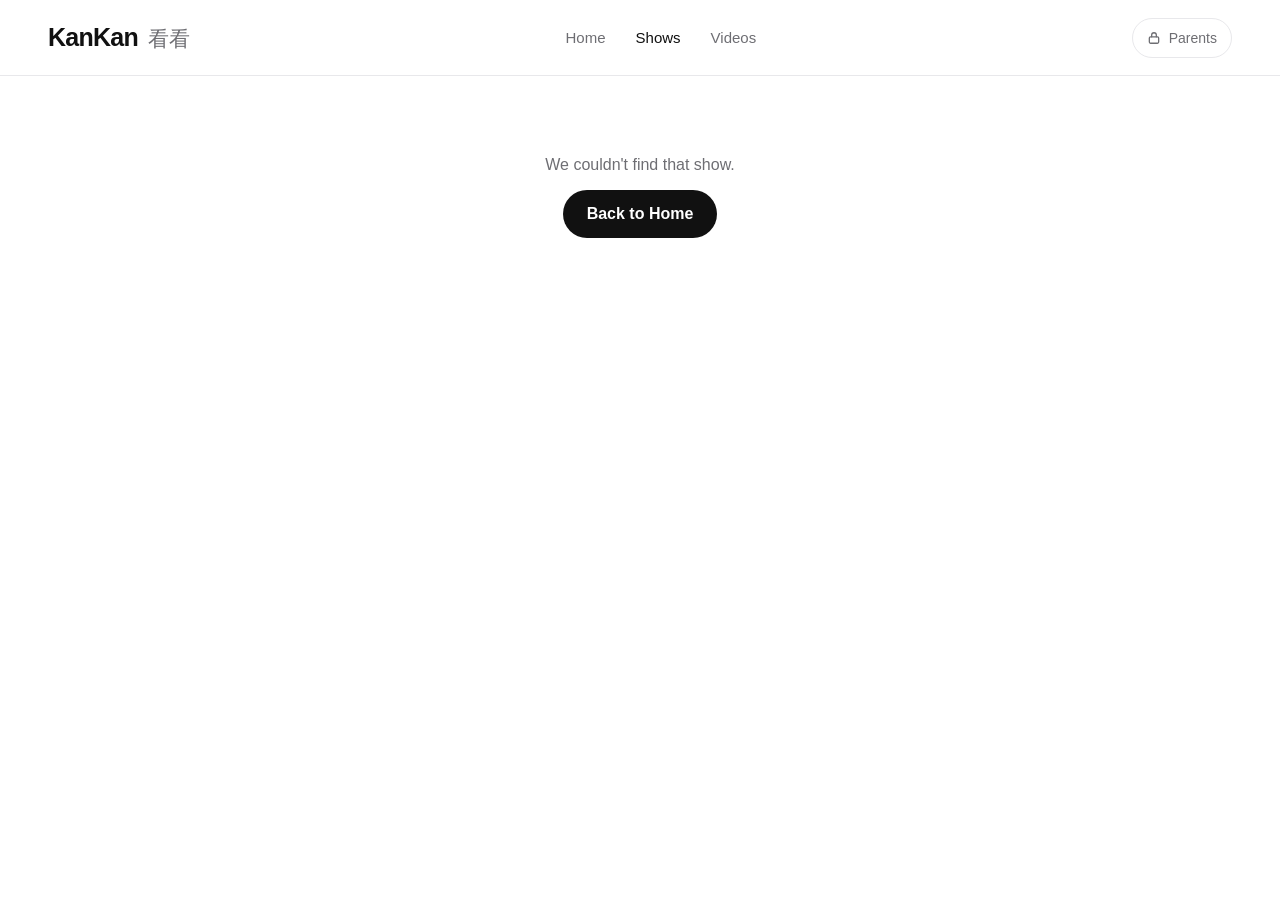
<file: show.html>
<!doctype html>
<html lang="en">
<head>
  <meta charset="utf-8">
  <meta name="viewport" content="width=device-width, initial-scale=1, viewport-fit=cover">
  <title>KanKan 看看</title>
  <meta name="theme-color" content="#FFFFFF">
  <link rel="icon" href="favicon.svg" type="image/svg+xml">
  <link rel="stylesheet" href="css/style.css">
</head>
<body>
  <header class="site-header"></header>
  <main id="show"></main>

  <script src="js/library.js"></script>
  <script src="js/app.js"></script>
  <script src="js/show.js"></script>
</body>
</html>
</file>
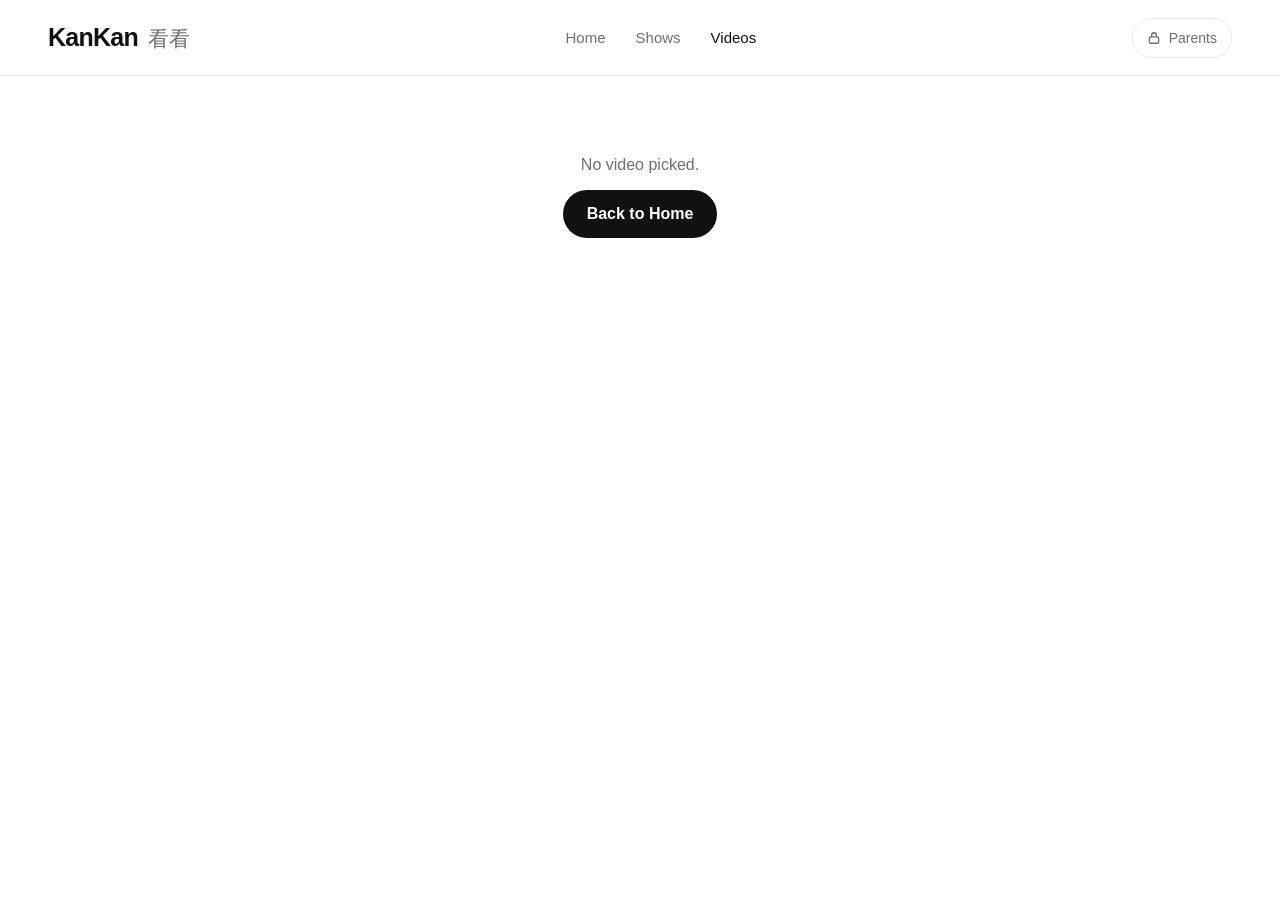
<file: watch.html>
<!doctype html>
<html lang="en">
<head>
  <meta charset="utf-8">
  <meta name="viewport" content="width=device-width, initial-scale=1, viewport-fit=cover">
  <title>KanKan 看看</title>
  <meta name="theme-color" content="#FFFFFF">
  <link rel="icon" href="favicon.svg" type="image/svg+xml">
  <link rel="stylesheet" href="css/style.css">
</head>
<body>
  <header class="site-header"></header>
  <main id="watch">
    <a class="back" id="back" href="index.html"></a>
    <div class="watch">
      <div class="watch-main">
        <div class="player-box">
          <div id="player"></div>
          <div class="blocked" id="blocked" hidden></div>
        </div>
        <div class="watch-info" id="info"></div>
      </div>
      <aside class="watch-side" id="side"></aside>
    </div>
  </main>

  <script src="js/library.js"></script>
  <script src="js/app.js"></script>
  <script src="js/watch.js"></script>
  <script src="https://www.youtube.com/iframe_api"></script>
</body>
</html>
</file>
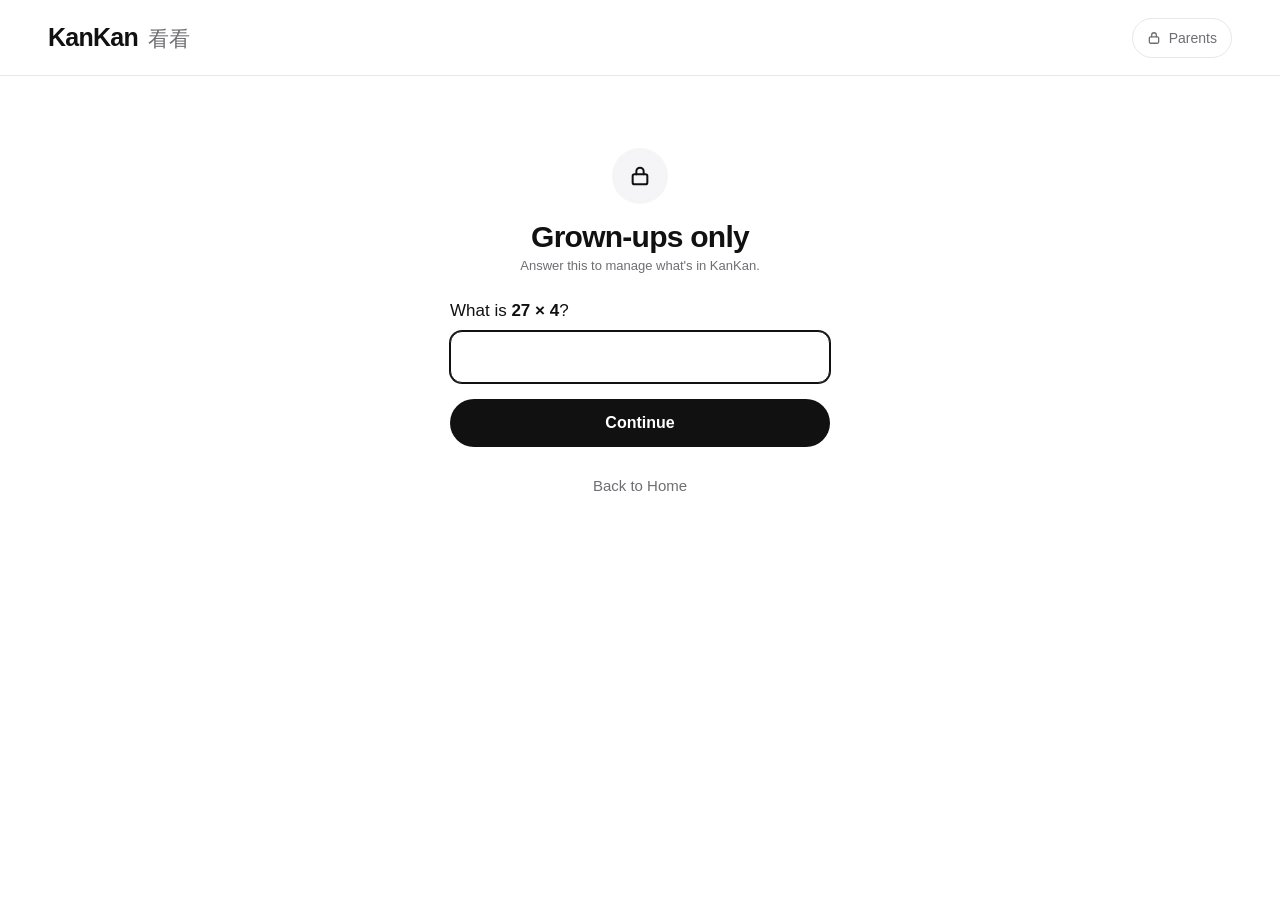
<file: public/parents.html>
<!doctype html>
<html lang="en">
<head>
  <meta charset="utf-8">
  <meta name="viewport" content="width=device-width, initial-scale=1, viewport-fit=cover">
  <title>Parents · KanKan 看看</title>
  <meta name="theme-color" content="#FFFFFF">
  <meta name="robots" content="noindex">
  <meta name="description" content="Shows and videos, picked by the family.">
  <link rel="icon" href="/favicon.ico" sizes="32x32">
  <link rel="icon" href="/favicon.svg" type="image/svg+xml">
  <link rel="apple-touch-icon" href="/apple-touch-icon.png">
  <link rel="manifest" href="/site.webmanifest">
  <meta name="mobile-web-app-capable" content="yes">
  <meta name="apple-mobile-web-app-capable" content="yes">
  <meta name="apple-mobile-web-app-title" content="KanKan">
  <meta name="apple-mobile-web-app-status-bar-style" content="default">
  <meta property="og:type" content="website">
  <meta property="og:site_name" content="KanKan 看看">
  <meta property="og:title" content="KanKan 看看">
  <meta property="og:description" content="Shows and videos, picked by the family.">
  <meta property="og:image" content="https://kankan.kasahkod.cc/og-image.png">
  <meta property="og:image:width" content="1200">
  <meta property="og:image:height" content="630">
  <meta name="twitter:card" content="summary_large_image">
  <link rel="stylesheet" href="css/style.css">
</head>
<body>
  <header class="site-header"></header>
  <main id="parents" class="parents-page"></main>
  <div class="toast" id="toast" role="status" aria-live="polite" hidden></div>

  <script src="js/app.js"></script>
  <script src="js/parents.js"></script>
</body>
</html>
</file>
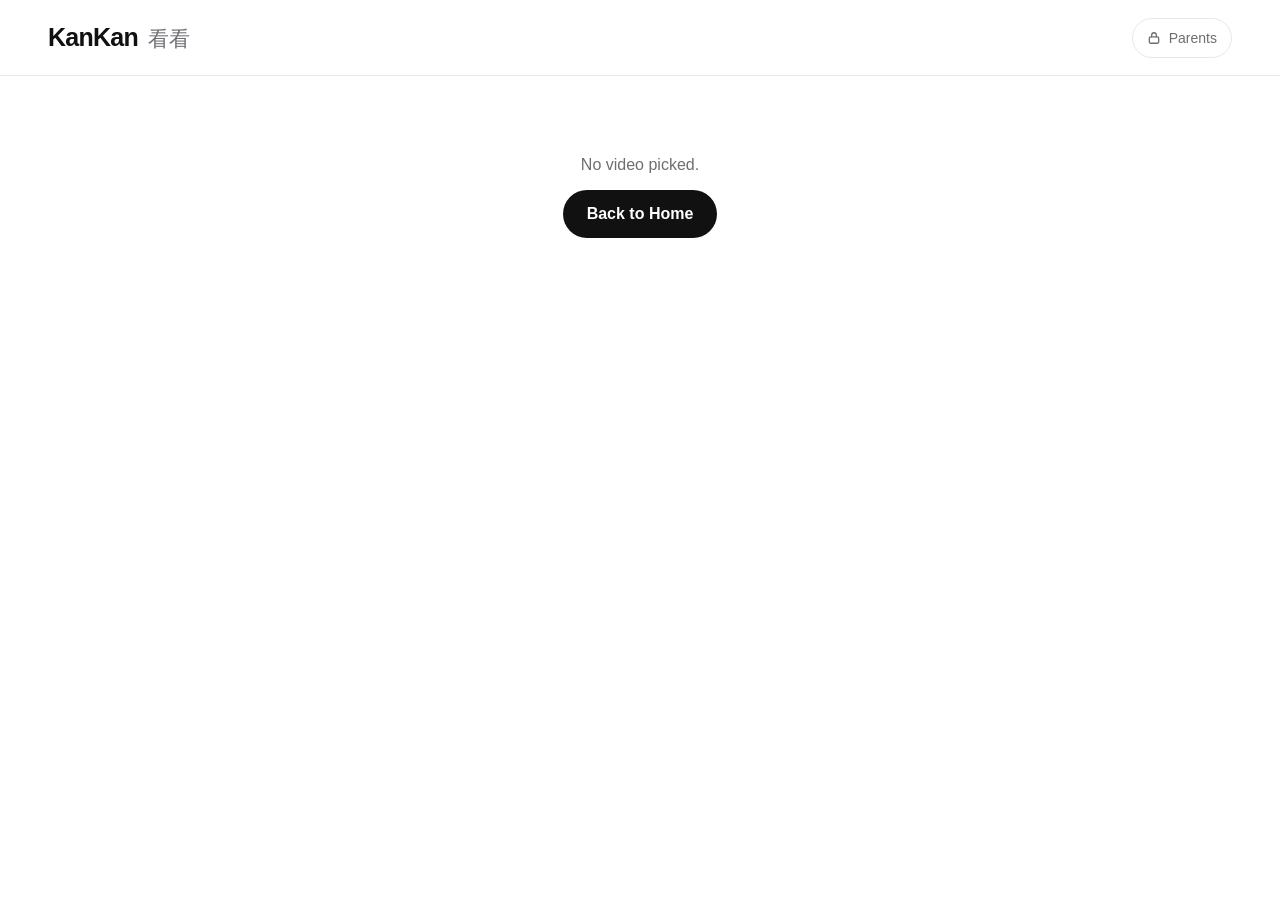
<file: public/watch.html>
<!doctype html>
<html lang="en">
<head>
  <meta charset="utf-8">
  <meta name="viewport" content="width=device-width, initial-scale=1, viewport-fit=cover">
  <title>KanKan 看看</title>
  <meta name="theme-color" content="#FFFFFF">
  <meta name="description" content="Shows and videos, picked by the family.">
  <link rel="icon" href="/favicon.ico" sizes="32x32">
  <link rel="icon" href="/favicon.svg" type="image/svg+xml">
  <link rel="apple-touch-icon" href="/apple-touch-icon.png">
  <link rel="manifest" href="/site.webmanifest">
  <meta name="mobile-web-app-capable" content="yes">
  <meta name="apple-mobile-web-app-capable" content="yes">
  <meta name="apple-mobile-web-app-title" content="KanKan">
  <meta name="apple-mobile-web-app-status-bar-style" content="default">
  <meta property="og:type" content="website">
  <meta property="og:site_name" content="KanKan 看看">
  <meta property="og:title" content="KanKan 看看">
  <meta property="og:description" content="Shows and videos, picked by the family.">
  <meta property="og:image" content="https://kankan.kasahkod.cc/og-image.png">
  <meta property="og:image:width" content="1200">
  <meta property="og:image:height" content="630">
  <meta name="twitter:card" content="summary_large_image">
  <link rel="stylesheet" href="css/style.css">
</head>
<body>
  <header class="site-header"></header>
  <main id="watch">
    <a class="back" id="back" href="index.html"></a>
    <div class="watch">
      <div class="watch-main">
        <div class="player-box">
          <div id="player"></div>
          <div class="blocked" id="blocked" hidden></div>
        </div>
        <div class="watch-info" id="info"></div>
      </div>
      <aside class="watch-side" id="side"></aside>
    </div>
  </main>

  <script src="js/app.js"></script>
  <script src="js/watch.js"></script>
  <script src="https://www.youtube.com/iframe_api"></script>
</body>
</html>
</file>
<file: css/style.css>
/* KanKan — follows DESIGN.md */

:root {
  --bg: #FFFFFF;
  --text: #111111;
  --muted: #6E6E73;
  --faint: #A1A1A6;
  --line: #E8E8EB;
  --divider: #EFEFF1;
  --surface: #F5F5F7;
  --track: #E2E2E6;
  --pad: 48px;
  --card-w: 300px;
  --gap: 20px;
  --font: -apple-system, "SF Pro Text", BlinkMacSystemFont, "Helvetica Neue", Arial, "PingFang SC", "Hiragino Sans GB", sans-serif;
}

* { box-sizing: border-box; margin: 0; padding: 0; }
html { -webkit-text-size-adjust: 100%; }
body {
  background: var(--bg);
  color: var(--text);
  font-family: var(--font);
  -webkit-font-smoothing: antialiased;
  min-height: 100vh;
}
a { color: inherit; text-decoration: none; }
button { font: inherit; color: inherit; background: none; border: 0; cursor: pointer; }
img { display: block; }
main { padding-bottom: 64px; }

/* ---------- Header ---------- */
.site-header {
  height: 76px;
  display: flex;
  align-items: center;
  justify-content: space-between;
  padding: 0 var(--pad);
  border-bottom: 1px solid var(--line);
  background: var(--bg);
  position: sticky;
  top: 0;
  z-index: 10;
}
.logo { display: flex; align-items: baseline; gap: 10px; }
.logo b { font-size: 25px; font-weight: 700; letter-spacing: -0.03em; }
.logo span { font-size: 21px; font-weight: 400; color: var(--muted); }
.nav { display: flex; gap: 30px; font-size: 15px; font-weight: 500; color: var(--muted); }
.nav a { padding: 10px 0; }
.nav a:hover, .nav a.on { color: var(--text); }
.parents {
  display: flex; align-items: center; gap: 8px;
  font-size: 14px; font-weight: 500; color: var(--muted);
  border: 1px solid var(--line); padding: 8px 14px; border-radius: 999px;
  min-height: 40px;
}
.parents:hover { color: var(--text); }

/* ---------- Shared bits ---------- */
.back {
  display: inline-flex; align-items: center; gap: 6px;
  font-size: 15px; font-weight: 500; color: var(--muted);
  margin: 20px var(--pad) 0; min-height: 44px;
}
.back:hover { color: var(--text); }
.label {
  font-size: 13px; font-weight: 600; letter-spacing: 0.08em;
  text-transform: uppercase; color: var(--muted);
}
.meta { font-size: 13px; color: var(--muted); margin-top: 4px; }
.btns { display: flex; flex-wrap: wrap; gap: 12px; margin-top: 24px; }
.btn {
  display: inline-flex; align-items: center; justify-content: center; gap: 9px;
  font-size: 16px; font-weight: 600; padding: 13px 24px; border-radius: 999px;
  min-height: 48px; transition: transform .15s ease, opacity .15s ease;
}
.btn:active { transform: scale(0.97); }
.btn-dark { background: var(--text); color: #fff; }
.btn-dark:hover { opacity: .88; }
.btn-outline { border: 1px solid #D9D9DE; color: var(--text); }
.btn-outline:hover { background: var(--surface); }
.btn-light { background: #fff; color: var(--text); }
.btn-light:hover { opacity: .92; }
.btn-glass { background: rgba(255,255,255,.22); color: #fff; -webkit-backdrop-filter: blur(8px); backdrop-filter: blur(8px); }
.btn-glass:hover { background: rgba(255,255,255,.32); }

.thumb { position: relative; aspect-ratio: 16 / 9; border-radius: 12px; overflow: hidden; background: var(--surface); }
.thumb img { width: 100%; height: 100%; object-fit: cover; transition: transform .25s ease; }

.track { height: 4px; border-radius: 2px; background: var(--track); overflow: hidden; }
.track > div { height: 100%; background: var(--text); border-radius: 2px; }

/* ---------- Home banner ---------- */
.hero {
  position: relative; display: block;
  margin: 28px var(--pad) 0; height: 470px;
  border-radius: 18px; overflow: hidden; background: var(--surface);
}
.hero > img { width: 100%; height: 100%; object-fit: cover; object-position: center 30%; }
.hero .shade { position: absolute; inset: 0; background: linear-gradient(90deg, rgba(0,0,0,.72) 0%, rgba(0,0,0,.35) 42%, rgba(0,0,0,0) 65%); }
.hero .text { position: absolute; left: 48px; bottom: 48px; right: 48px; max-width: 460px; color: #fff; }
.hero .label { color: rgba(255,255,255,.85); }
.hero h1 { font-size: 52px; font-weight: 700; letter-spacing: -0.035em; line-height: 1.05; margin: 8px 0 10px; }
.hero p { font-size: 16px; line-height: 1.45; opacity: .9; }

/* ---------- Rows of cards ---------- */
.row-section { margin-top: 44px; position: relative; }
.row-section h2 {
  font-size: 21px; font-weight: 650; letter-spacing: -0.015em;
  margin: 0 var(--pad) 16px; scroll-margin-top: 96px;
}
.row {
  display: flex; gap: var(--gap);
  overflow-x: auto; overscroll-behavior-x: contain;
  scroll-snap-type: x mandatory; scroll-padding: 0 var(--pad);
  padding: 8px var(--pad) 4px; margin-top: -8px;
  scrollbar-width: none;
}
.row::-webkit-scrollbar { display: none; }
.card { flex: 0 0 var(--card-w); scroll-snap-align: start; min-width: 0; }
.card .title {
  font-size: 15px; font-weight: 600; letter-spacing: -0.01em; margin-top: 11px;
  white-space: nowrap; overflow: hidden; text-overflow: ellipsis;
}
.card .track { margin-top: 10px; }
.card.show { position: relative; padding-top: 8px; margin-top: -8px; }
.card.show .stack { position: absolute; top: 0; left: 14px; right: 14px; height: 20px; border-radius: 10px 10px 0 0; background: var(--track); }
.card.show .title { font-size: 16px; }

/* Row arrows: only for mouse users */
.arrow {
  display: none; position: absolute; z-index: 2;
  top: calc(41px + var(--card-w) * 0.28125 - 22px); /* middle of the thumbnails */
  width: 44px; height: 44px; border-radius: 50%;
  background: #fff; box-shadow: 0 2px 10px rgba(0,0,0,.15);
  align-items: center; justify-content: center;
}
.arrow.left { left: 16px; }
.arrow.right { right: 16px; }
@media (hover: hover) {
  .card:hover .thumb img { transform: scale(1.04); }
  .row-section:hover .arrow.can { display: flex; }
}

/* ---------- Show page ---------- */
.show-hero {
  margin: 12px var(--pad) 0;
  display: flex; gap: 56px; align-items: center; justify-content: space-between;
}
.show-hero .text { flex: 1; max-width: 480px; }
.show-hero h1 { font-size: 56px; font-weight: 700; letter-spacing: -0.035em; line-height: 1.05; margin: 8px 0 12px; }
.show-hero p { font-size: 17px; line-height: 1.5; color: #3A3A3C; }
.show-hero .thumb { flex: 0 1 760px; border-radius: 18px; }

.episodes { margin: 40px var(--pad) 0; }
.episodes-head { display: flex; justify-content: space-between; align-items: baseline; gap: 16px; margin-bottom: 8px; }
.episodes-head h2 { font-size: 21px; font-weight: 650; letter-spacing: -0.015em; }
.ep {
  display: flex; align-items: center; gap: 24px;
  padding: 16px; border-top: 1px solid var(--divider); border-radius: 14px;
}
.ep:hover { background: var(--surface); }
.ep.now { background: var(--surface); border-top-color: transparent; }
.ep.now + .ep, .ep:hover + .ep { border-top-color: transparent; }
.ep .num { width: 32px; flex: none; font-size: 22px; font-weight: 600; color: var(--faint); text-align: center; }
.ep .thumb { width: 224px; flex: none; border-radius: 10px; }
.ep .info { flex: 1; min-width: 0; }
.ep .title { font-size: 17px; font-weight: 600; letter-spacing: -0.01em; }
.ep .state { display: flex; align-items: center; gap: 12px; margin-top: 10px; }
.ep .state:empty { display: none; }
.ep .state .track { width: 120px; }
.pill { font-size: 12px; font-weight: 600; color: var(--muted); background: #F0F0F2; padding: 3px 9px; border-radius: 999px; }

/* ---------- Watch screen ---------- */
.watch { display: flex; gap: 32px; margin: 12px var(--pad) 0; align-items: flex-start; }
.watch-main { flex: 1; min-width: 0; }
.player-box { position: relative; aspect-ratio: 16 / 9; border-radius: 14px; overflow: hidden; background: #000; }
.player-box iframe, .player-box #player { position: absolute; inset: 0; width: 100%; height: 100%; border: 0; }
.blocked {
  position: absolute; inset: 0; display: flex; flex-direction: column;
  align-items: center; justify-content: center; text-align: center; gap: 10px;
  padding: 24px; background: var(--surface); color: var(--text);
}
.blocked[hidden] { display: none; }
.blocked h2 { font-size: 22px; font-weight: 700; letter-spacing: -0.02em; }
.blocked p { color: var(--muted); max-width: 420px; line-height: 1.45; }
.blocked .btn { margin-top: 10px; }
.watch-info { margin-top: 20px; }
.watch-info h1 { font-size: 30px; font-weight: 700; letter-spacing: -0.025em; margin: 6px 0; }
.watch-info .meta a { text-decoration: underline; }
.watch-side { width: 360px; flex: none; }
.next-card { display: block; border: 1px solid var(--line); border-radius: 16px; padding: 16px; }
.next-card.ended { border-color: var(--text); box-shadow: 0 0 0 1px var(--text); }
.next-card .label { margin-bottom: 12px; }
.next-card .thumb { border-radius: 10px; }
.next-card .title { font-size: 17px; font-weight: 600; margin-top: 12px; }
.next-card .btn { width: 100%; margin-top: 14px; }
.side-list h3 { font-size: 15px; font-weight: 650; margin: 28px 0 12px; }
.up { display: flex; gap: 12px; align-items: center; margin-bottom: 14px; border-radius: 10px; }
.up:hover .title { text-decoration: underline; }
.up .thumb { width: 140px; flex: none; border-radius: 8px; }
.up .title { font-size: 14px; font-weight: 600; line-height: 1.3; }

.empty { margin: 80px var(--pad); text-align: center; color: var(--muted); }
.empty .btn { margin-top: 16px; }

/* ---------- iPad ---------- */
@media (max-width: 1100px) {
  :root { --pad: 32px; --card-w: 260px; }
  .hero { height: 400px; }
  .hero h1 { font-size: 44px; }
  .show-hero { gap: 32px; }
  .show-hero h1 { font-size: 44px; }
  .watch { flex-direction: column; align-items: stretch; }
  .watch-side { width: 100%; display: grid; grid-template-columns: 1fr 1fr; gap: 24px; }
  .side-list h3 { margin-top: 0; }
}

/* ---------- Phone ---------- */
@media (max-width: 720px) {
  :root { --pad: 16px; --card-w: 72vw; --gap: 12px; }
  .site-header { height: 60px; }
  .logo b { font-size: 22px; }
  .logo span { font-size: 18px; }
  .nav { display: none; }
  .parents { padding: 8px 12px; }
  .parents .word { display: none; }
  .hero { margin-top: 16px; height: auto; aspect-ratio: 4 / 5; max-height: 70vh; border-radius: 16px; }
  .hero > img { object-position: 60% center; }
  .hero .shade { background: linear-gradient(0deg, rgba(0,0,0,.78) 0%, rgba(0,0,0,.35) 50%, rgba(0,0,0,0) 75%); }
  .hero .text { left: 20px; right: 20px; bottom: 20px; }
  .hero h1 { font-size: 34px; }
  .hero p { font-size: 15px; }
  .btns { margin-top: 18px; }
  .btn { padding: 12px 18px; font-size: 15px; }
  .row-section { margin-top: 32px; }
  .row-section h2 { font-size: 19px; margin-bottom: 12px; }
  .back { margin-top: 8px; }
  .show-hero { flex-direction: column-reverse; align-items: stretch; gap: 20px; }
  .show-hero .thumb { flex: none; width: 100%; border-radius: 14px; }
  .show-hero h1 { font-size: 34px; }
  .show-hero p { font-size: 15px; }
  .episodes { margin-top: 32px; }
  .episodes-head .meta { display: none; }
  .ep { gap: 12px; padding: 12px 8px; }
  .ep .num { display: none; }
  .ep .thumb { width: 136px; border-radius: 8px; }
  .ep .title { font-size: 15px; }
  .ep .state { margin-top: 6px; }
  .ep .state .track { width: 72px; }
  .watch { margin-left: 0; margin-right: 0; gap: 20px; }
  .player-box { border-radius: 0; }
  .watch-info { margin: 16px var(--pad) 0; }
  .watch-info h1 { font-size: 22px; }
  .watch-side { display: block; padding: 0 var(--pad); }
  .side-list h3 { margin-top: 24px; }
  .up .thumb { width: 128px; }
}
</file>
<file: public/css/style.css>
/* KanKan — follows DESIGN.md */

:root {
  --bg: #FFFFFF;
  --text: #111111;
  --muted: #6E6E73;
  --faint: #A1A1A6;
  --line: #E8E8EB;
  --divider: #EFEFF1;
  --surface: #F5F5F7;
  --track: #E2E2E6;
  --pad: 48px;
  --card-w: 300px;
  --gap: 20px;
  --font: -apple-system, "SF Pro Text", BlinkMacSystemFont, "Helvetica Neue", Arial, "PingFang SC", "Hiragino Sans GB", sans-serif;
}

* { box-sizing: border-box; margin: 0; padding: 0; }
html { -webkit-text-size-adjust: 100%; }
body {
  background: var(--bg);
  color: var(--text);
  font-family: var(--font);
  -webkit-font-smoothing: antialiased;
  min-height: 100vh;
}
a { color: inherit; text-decoration: none; }
button { font: inherit; color: inherit; background: none; border: 0; cursor: pointer; }
img { display: block; }
main { padding-bottom: 64px; }

/* ---------- Header ---------- */
.site-header {
  height: 76px;
  display: flex;
  align-items: center;
  justify-content: space-between;
  padding: 0 var(--pad);
  border-bottom: 1px solid var(--line);
  background: var(--bg);
  position: sticky;
  top: 0;
  z-index: 10;
}
.logo { display: flex; align-items: baseline; gap: 10px; }
.logo b { font-size: 25px; font-weight: 700; letter-spacing: -0.03em; }
.logo span { font-size: 21px; font-weight: 400; color: var(--muted); }
.nav { display: flex; gap: 30px; font-size: 15px; font-weight: 500; color: var(--muted); }
.nav a { padding: 10px 0; }
.nav a:hover, .nav a.on { color: var(--text); }
.parents {
  display: flex; align-items: center; gap: 8px;
  font-size: 14px; font-weight: 500; color: var(--muted);
  border: 1px solid var(--line); padding: 8px 14px; border-radius: 999px;
  min-height: 40px;
}
.parents:hover { color: var(--text); }

/* ---------- Shared bits ---------- */
.back {
  display: inline-flex; align-items: center; gap: 6px;
  font-size: 15px; font-weight: 500; color: var(--muted);
  margin: 20px var(--pad) 0; min-height: 44px;
}
.back:hover { color: var(--text); }
.label {
  font-size: 13px; font-weight: 600; letter-spacing: 0.08em;
  text-transform: uppercase; color: var(--muted);
}
.meta { font-size: 13px; color: var(--muted); margin-top: 4px; }
.btns { display: flex; flex-wrap: wrap; gap: 12px; margin-top: 24px; }
.btn {
  display: inline-flex; align-items: center; justify-content: center; gap: 9px;
  font-size: 16px; font-weight: 600; padding: 13px 24px; border-radius: 999px;
  min-height: 48px; transition: transform .15s ease, opacity .15s ease;
}
.btn:active { transform: scale(0.97); }
.btn-dark { background: var(--text); color: #fff; }
.btn-dark:hover { opacity: .88; }
.btn-outline { border: 1px solid #D9D9DE; color: var(--text); }
.btn-outline:hover { background: var(--surface); }
.btn-light { background: #fff; color: var(--text); }
.btn-light:hover { opacity: .92; }
.btn-glass { background: rgba(255,255,255,.22); color: #fff; -webkit-backdrop-filter: blur(8px); backdrop-filter: blur(8px); }
.btn-glass:hover { background: rgba(255,255,255,.32); }

.thumb { position: relative; aspect-ratio: 16 / 9; border-radius: 12px; overflow: hidden; background: var(--surface); }
.thumb img { width: 100%; height: 100%; object-fit: cover; transition: transform .25s ease; }

.track { height: 4px; border-radius: 2px; background: var(--track); overflow: hidden; }
.track > div { height: 100%; background: var(--text); border-radius: 2px; }

/* ---------- Home banner ---------- */
.hero {
  position: relative; display: block;
  margin: 28px var(--pad) 0; height: 470px;
  border-radius: 18px; overflow: hidden; background: var(--surface);
}
.hero > img { width: 100%; height: 100%; object-fit: cover; object-position: center 30%; }
.hero .shade { position: absolute; inset: 0; background: linear-gradient(90deg, rgba(0,0,0,.72) 0%, rgba(0,0,0,.35) 42%, rgba(0,0,0,0) 65%); }
.hero .text { position: absolute; left: 48px; bottom: 48px; right: 48px; max-width: 460px; color: #fff; }
.hero .label { color: rgba(255,255,255,.85); }
.hero h1 { font-size: 52px; font-weight: 700; letter-spacing: -0.035em; line-height: 1.05; margin: 8px 0 10px; }
.hero p { font-size: 16px; line-height: 1.45; opacity: .9; }

/* ---------- Rows of cards ---------- */
.row-section { margin-top: 44px; position: relative; }
.row-section h2 {
  font-size: 21px; font-weight: 650; letter-spacing: -0.015em;
  margin: 0 var(--pad) 16px; scroll-margin-top: 96px;
}
.row {
  display: flex; gap: var(--gap);
  overflow-x: auto; overscroll-behavior-x: contain;
  scroll-snap-type: x mandatory; scroll-padding: 0 var(--pad);
  padding: 8px var(--pad) 4px; margin-top: -8px;
  scrollbar-width: none;
}
.row::-webkit-scrollbar { display: none; }
.card { flex: 0 0 var(--card-w); scroll-snap-align: start; min-width: 0; }
.card .title {
  font-size: 15px; font-weight: 600; letter-spacing: -0.01em; margin-top: 11px;
  white-space: nowrap; overflow: hidden; text-overflow: ellipsis;
}
.card .track { margin-top: 10px; }
.card.show { position: relative; padding-top: 8px; margin-top: -8px; }
.card.show .stack { position: absolute; top: 0; left: 14px; right: 14px; height: 20px; border-radius: 10px 10px 0 0; background: var(--track); }
.card.show .title { font-size: 16px; }

/* Row arrows: only for mouse users */
.arrow {
  display: none; position: absolute; z-index: 2;
  top: calc(41px + var(--card-w) * 0.28125 - 22px); /* middle of the thumbnails */
  width: 44px; height: 44px; border-radius: 50%;
  background: #fff; box-shadow: 0 2px 10px rgba(0,0,0,.15);
  align-items: center; justify-content: center;
}
.arrow.left { left: 16px; }
.arrow.right { right: 16px; }
@media (hover: hover) {
  .card:hover .thumb img { transform: scale(1.04); }
  .row-section:hover .arrow.can { display: flex; }
}

/* ---------- Show page ---------- */
.show-hero {
  margin: 12px var(--pad) 0;
  display: flex; gap: 56px; align-items: center; justify-content: space-between;
}
.show-hero .text { flex: 1; max-width: 480px; }
.show-hero h1 { font-size: 56px; font-weight: 700; letter-spacing: -0.035em; line-height: 1.05; margin: 8px 0 12px; }
.show-hero p { font-size: 17px; line-height: 1.5; color: #3A3A3C; }
.show-hero .thumb { flex: 0 1 760px; border-radius: 18px; }

.episodes { margin: 40px var(--pad) 0; }
.episodes-head { display: flex; justify-content: space-between; align-items: baseline; gap: 16px; margin-bottom: 8px; }
.episodes-head h2 { font-size: 21px; font-weight: 650; letter-spacing: -0.015em; }
.ep {
  display: flex; align-items: center; gap: 24px;
  padding: 16px; border-top: 1px solid var(--divider); border-radius: 14px;
}
.ep:hover { background: var(--surface); }
.ep.now { background: var(--surface); border-top-color: transparent; }
.ep.now + .ep, .ep:hover + .ep { border-top-color: transparent; }
.ep .num { width: 32px; flex: none; font-size: 22px; font-weight: 600; color: var(--faint); text-align: center; }
.ep .thumb { width: 224px; flex: none; border-radius: 10px; }
.ep .info { flex: 1; min-width: 0; }
.ep .title { font-size: 17px; font-weight: 600; letter-spacing: -0.01em; }
.ep .state { display: flex; align-items: center; gap: 12px; margin-top: 10px; }
.ep .state:empty { display: none; }
.ep .state .track { width: 120px; }
.pill { font-size: 12px; font-weight: 600; color: var(--muted); background: #F0F0F2; padding: 3px 9px; border-radius: 999px; }

/* ---------- Watch screen ---------- */
.watch { display: flex; gap: 32px; margin: 12px var(--pad) 0; align-items: flex-start; }
.watch-main { flex: 1; min-width: 0; }
.player-box { position: relative; aspect-ratio: 16 / 9; border-radius: 14px; overflow: hidden; background: #000; }
.player-box iframe, .player-box #player { position: absolute; inset: 0; width: 100%; height: 100%; border: 0; }
.blocked {
  position: absolute; inset: 0; display: flex; flex-direction: column;
  align-items: center; justify-content: center; text-align: center; gap: 10px;
  padding: 24px; background: var(--surface); color: var(--text);
}
.blocked[hidden] { display: none; }
.blocked h2 { font-size: 22px; font-weight: 700; letter-spacing: -0.02em; }
.blocked p { color: var(--muted); max-width: 420px; line-height: 1.45; }
.blocked .btn { margin-top: 10px; }
.watch-info { margin-top: 20px; }
.watch-info h1 { font-size: 30px; font-weight: 700; letter-spacing: -0.025em; margin: 6px 0; }
.watch-info .meta a { text-decoration: underline; }
.watch-side { width: 360px; flex: none; }
.next-card { display: block; border: 1px solid var(--line); border-radius: 16px; padding: 16px; }
.next-card.ended { border-color: var(--text); box-shadow: 0 0 0 1px var(--text); }
.next-card .label { margin-bottom: 12px; }
.next-card .thumb { border-radius: 10px; }
.next-card .title { font-size: 17px; font-weight: 600; margin-top: 12px; }
.next-card .btn { width: 100%; margin-top: 14px; }
.side-list h3 { font-size: 15px; font-weight: 650; margin: 28px 0 12px; }
.up { display: flex; gap: 12px; align-items: center; margin-bottom: 14px; border-radius: 10px; }
.up:hover .title { text-decoration: underline; }
.up .thumb { width: 140px; flex: none; border-radius: 8px; }
.up .title { font-size: 14px; font-weight: 600; line-height: 1.3; }

.empty { margin: 80px var(--pad); text-align: center; color: var(--muted); }
.empty .btn { margin-top: 16px; }

/* ---------- Parents area ---------- */
.parents-page { max-width: 880px; margin: 0 auto; padding: 0 var(--pad) 64px; }
.field {
  width: 100%; min-height: 48px; padding: 12px 14px;
  font: inherit; font-size: 16px; color: var(--text); background: #fff;
  border: 1px solid #D9D9DE; border-radius: 12px; outline: none;
}
.field:focus { border-color: var(--text); box-shadow: 0 0 0 1px var(--text); }
.form-msg { min-height: 20px; margin-top: 10px; font-size: 14px; color: #B42318; }
.form-msg:empty { min-height: 0; margin: 0; }
.note { margin-top: 12px; font-size: 14px; line-height: 1.45; color: #3A3A3C; background: var(--surface); border-radius: 10px; padding: 10px 12px; }
.btn:disabled { opacity: .55; cursor: default; }
.btn-small { min-height: 40px; padding: 8px 16px; font-size: 14px; }
.btn.danger { color: #B42318; }
.linkish { text-decoration: underline; color: inherit; }

.gate { max-width: 380px; margin: 72px auto 0; text-align: center; }
.gate-icon { width: 56px; height: 56px; margin: 0 auto 16px; border-radius: 50%; background: var(--surface); display: flex; align-items: center; justify-content: center; }
.gate-icon svg { width: 22px; height: 22px; }
.gate h1 { font-size: 30px; font-weight: 700; letter-spacing: -0.025em; }
.gate form { margin-top: 28px; text-align: left; }
.gate label { display: block; font-size: 17px; margin-bottom: 10px; }
.gate .field { font-size: 22px; text-align: center; letter-spacing: .05em; }
.gate .btn { width: 100%; margin-top: 16px; }
.back-link { display: inline-block; margin-top: 20px; font-size: 15px; color: var(--muted); padding: 10px; }

.parents-head { display: flex; justify-content: space-between; align-items: flex-end; gap: 16px; margin: 32px 0 24px; }
.parents-head h1 { font-size: 34px; font-weight: 700; letter-spacing: -0.03em; margin-top: 4px; }
.panel { border: 1px solid var(--line); border-radius: 18px; padding: 24px; margin-bottom: 24px; }
.panel h2 { font-size: 21px; font-weight: 650; letter-spacing: -0.015em; }
.panel h3 { font-size: 15px; font-weight: 650; margin: 24px 0 8px; display: flex; align-items: center; gap: 8px; }
.count { font-size: 12px; font-weight: 600; color: var(--muted); background: #F0F0F2; padding: 2px 8px; border-radius: 999px; }
.add-row { display: flex; gap: 12px; margin-top: 16px; }
.add-row .btn { flex: none; }

.preview { display: flex; gap: 20px; margin-top: 20px; padding-top: 20px; border-top: 1px solid var(--divider); }
.preview .thumb { width: 280px; flex: none; align-self: flex-start; }
.preview-info { flex: 1; min-width: 0; }
.name-label { display: block; font-size: 13px; color: var(--muted); margin: 12px 0 6px; }
.desc { font-size: 15px; line-height: 1.45; color: #3A3A3C; margin-top: 12px; }

.lib-row { display: flex; align-items: center; gap: 16px; padding: 12px 0; border-top: 1px solid var(--divider); }
.lib-row .thumb { width: 128px; flex: none; border-radius: 8px; }
.lib-info { flex: 1; min-width: 0; }
.lib-info .title { font-size: 16px; font-weight: 600; white-space: nowrap; overflow: hidden; text-overflow: ellipsis; }
.lib-actions { display: flex; gap: 8px; flex: none; }

.toast {
  position: fixed; left: 50%; bottom: max(24px, env(safe-area-inset-bottom)); transform: translateX(-50%);
  background: var(--text); color: #fff; font-size: 15px; font-weight: 500;
  padding: 12px 18px; border-radius: 999px; box-shadow: 0 6px 20px rgba(0,0,0,.18);
  max-width: calc(100vw - 32px); z-index: 20;
}
.toast[hidden] { display: none; }
.empty h2 { font-size: 24px; font-weight: 700; color: var(--text); letter-spacing: -0.02em; margin-bottom: 8px; }

@media (max-width: 720px) {
  .parents-head h1 { font-size: 26px; }
  .panel { padding: 16px; border-radius: 14px; }
  .add-row { flex-direction: column; }
  .preview { flex-direction: column; }
  .preview .thumb { width: 100%; }
  .lib-row { flex-wrap: wrap; }
  .lib-row .thumb { width: 96px; }
  .lib-actions { width: 100%; justify-content: flex-end; }
  .cover { flex-basis: 128px; }
}

/* ---------- Chips (tags, age switcher) ---------- */
.chips { display: flex; flex-wrap: wrap; gap: 8px; }
.chip {
  display: inline-flex; align-items: center; gap: 6px;
  min-height: 40px; padding: 8px 14px; border-radius: 999px;
  border: 1px solid #D9D9DE; background: #fff; color: var(--text);
  font-size: 14px; font-weight: 500; transition: background .15s ease, border-color .15s ease;
}
.chip span { color: var(--muted); font-weight: 400; }
.chip:hover { background: var(--surface); }
.chip[aria-pressed="true"] { background: var(--text); border-color: var(--text); color: #fff; }
.chip[aria-pressed="true"] span { color: rgba(255,255,255,.7); }

/* Details form in Parents */
.details { margin-top: 20px; padding-top: 20px; border-top: 1px solid var(--divider); }
.details fieldset { border: 0; margin-top: 20px; min-width: 0; }
.details legend { font-size: 13px; font-weight: 600; letter-spacing: .06em; text-transform: uppercase; color: var(--muted); margin-bottom: 10px; }
.details legend .req { text-transform: none; letter-spacing: 0; font-weight: 400; margin-left: 6px; }
.details .name-label { margin-top: 0; }
.details .btns { margin-top: 24px; }
.hint { font-size: 14px; color: var(--muted); margin-top: 10px; }
.hint b { color: var(--text); font-weight: 600; }
.covers { display: flex; gap: 10px; overflow-x: auto; padding: 4px 2px 8px; scrollbar-width: thin; }
.cover { flex: 0 0 150px; aspect-ratio: 16 / 9; border-radius: 10px; overflow: hidden; padding: 0; background: var(--surface); outline: 3px solid transparent; outline-offset: 2px; }
.cover img { width: 100%; height: 100%; object-fit: cover; }
.cover.on { outline-color: var(--text); }
.edit-box { padding: 0 0 20px; }
.edit-box .details { margin-top: 0; }
.lib-info .tags { font-size: 13px; color: #3A3A3C; margin-top: 4px; }
.unsorted { font-size: 12px; font-weight: 600; color: #8A5A00; background: #FFF4D6; padding: 2px 8px; border-radius: 999px; }

/* Age switcher on Home */
.age-bar { display: flex; gap: 8px; overflow-x: auto; padding: 20px var(--pad) 0; scrollbar-width: none; }
.age-bar::-webkit-scrollbar { display: none; }
.age-bar .chip { flex: none; }
.row-section h2 .sub { font-size: 15px; font-weight: 500; color: var(--muted); margin-left: 8px; letter-spacing: 0; }

/* ---------- iPad ---------- */
@media (max-width: 1100px) {
  :root { --pad: 32px; --card-w: 260px; }
  .hero { height: 400px; }
  .hero h1 { font-size: 44px; }
  .show-hero { gap: 32px; }
  .show-hero h1 { font-size: 44px; }
  .watch { flex-direction: column; align-items: stretch; }
  .watch-side { width: 100%; display: grid; grid-template-columns: 1fr 1fr; gap: 24px; }
  .side-list h3 { margin-top: 0; }
}

/* ---------- Phone ---------- */
@media (max-width: 720px) {
  :root { --pad: 16px; --card-w: 72vw; --gap: 12px; }
  .site-header { height: 60px; }
  .logo b { font-size: 22px; }
  .logo span { font-size: 18px; }
  .nav { display: none; }
  .parents { padding: 8px 12px; }
  .parents .word { display: none; }
  .hero { margin-top: 16px; height: auto; aspect-ratio: 4 / 5; max-height: 70vh; border-radius: 16px; }
  .hero > img { object-position: 60% center; }
  .hero .shade { background: linear-gradient(0deg, rgba(0,0,0,.78) 0%, rgba(0,0,0,.35) 50%, rgba(0,0,0,0) 75%); }
  .hero .text { left: 20px; right: 20px; bottom: 20px; }
  .hero h1 { font-size: 34px; }
  .hero p { font-size: 15px; }
  .btns { margin-top: 18px; }
  .btn { padding: 12px 18px; font-size: 15px; }
  .row-section { margin-top: 32px; }
  .row-section h2 { font-size: 19px; margin-bottom: 12px; }
  .back { margin-top: 8px; }
  .show-hero { flex-direction: column-reverse; align-items: stretch; gap: 20px; }
  .show-hero .thumb { flex: none; width: 100%; border-radius: 14px; }
  .show-hero h1 { font-size: 34px; }
  .show-hero p { font-size: 15px; }
  .episodes { margin-top: 32px; }
  .episodes-head .meta { display: none; }
  .ep { gap: 12px; padding: 12px 8px; }
  .ep .num { display: none; }
  .ep .thumb { width: 136px; border-radius: 8px; }
  .ep .title { font-size: 15px; }
  .ep .state { margin-top: 6px; }
  .ep .state .track { width: 72px; }
  .watch { margin-left: 0; margin-right: 0; gap: 20px; }
  .player-box { border-radius: 0; }
  .watch-info { margin: 16px var(--pad) 0; }
  .watch-info h1 { font-size: 22px; }
  .watch-side { display: block; padding: 0 var(--pad); }
  .side-list h3 { margin-top: 24px; }
  .up .thumb { width: 128px; }
}
</file>
